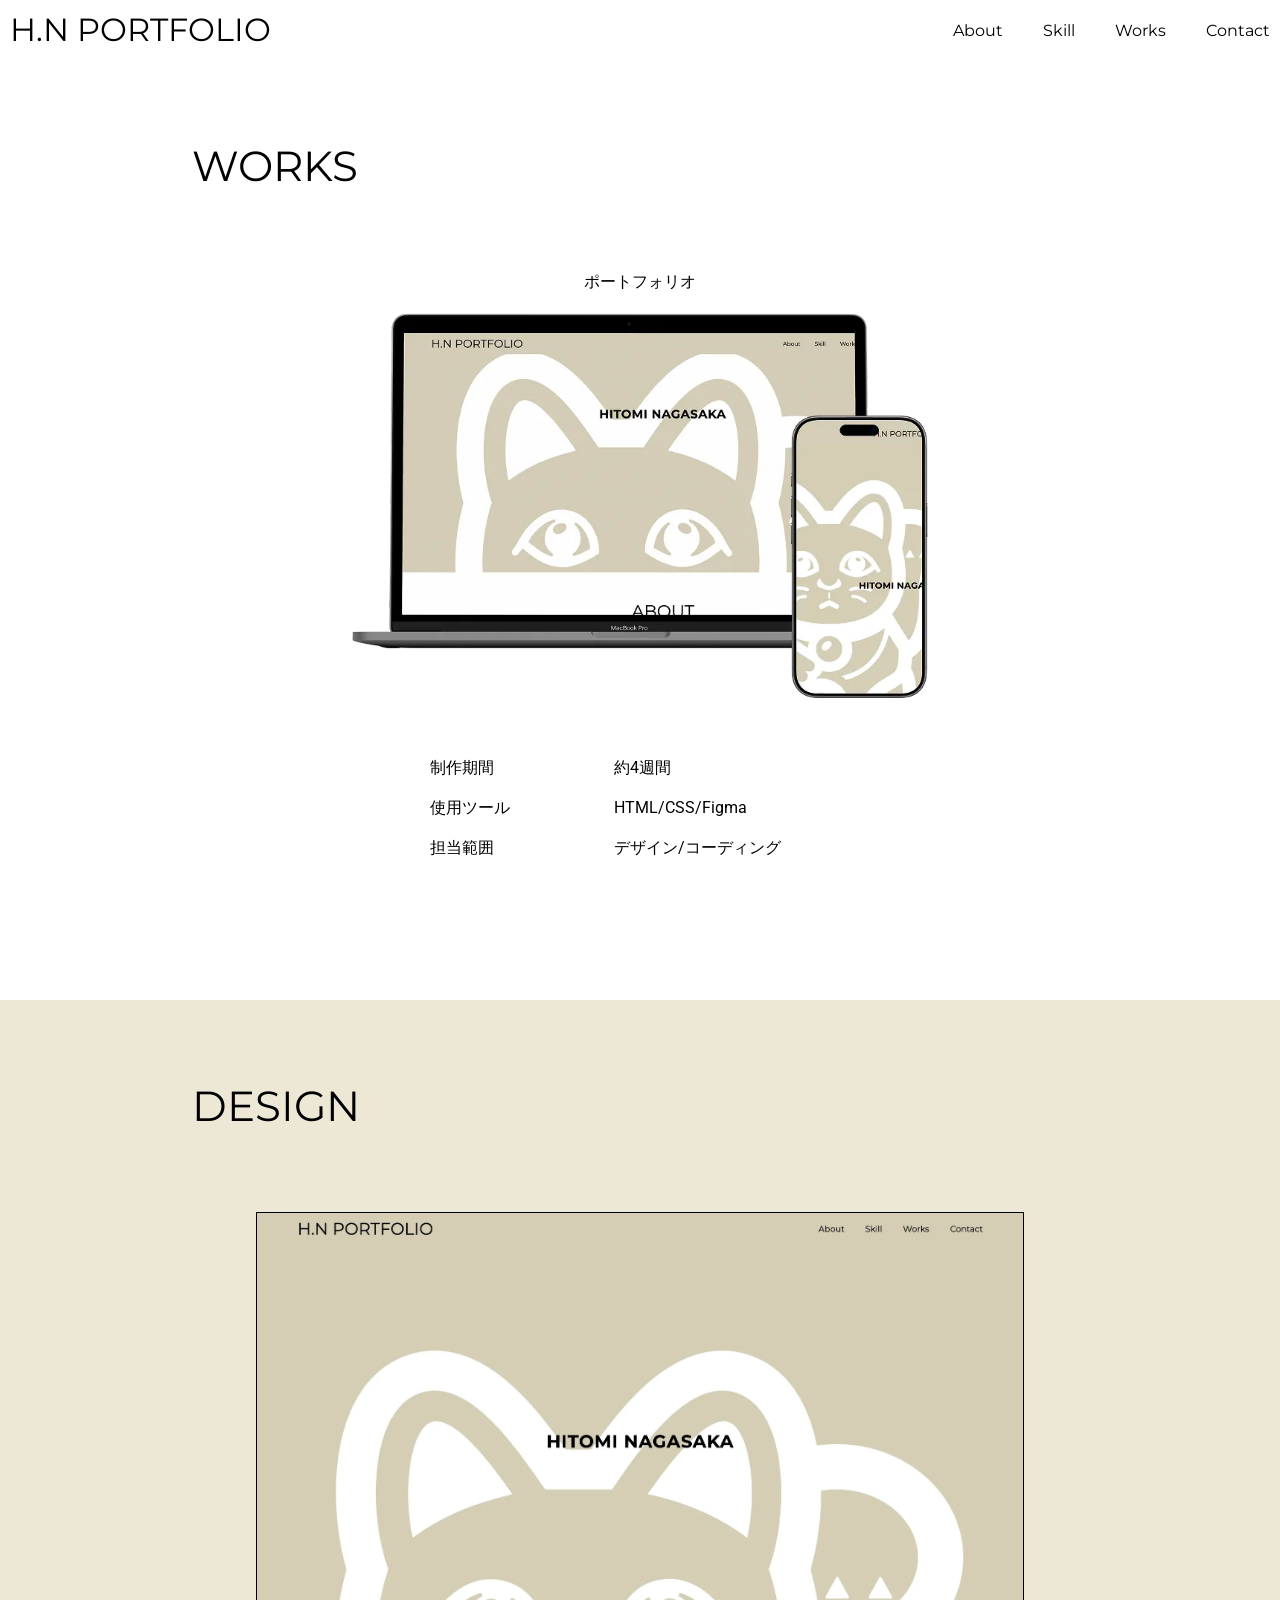
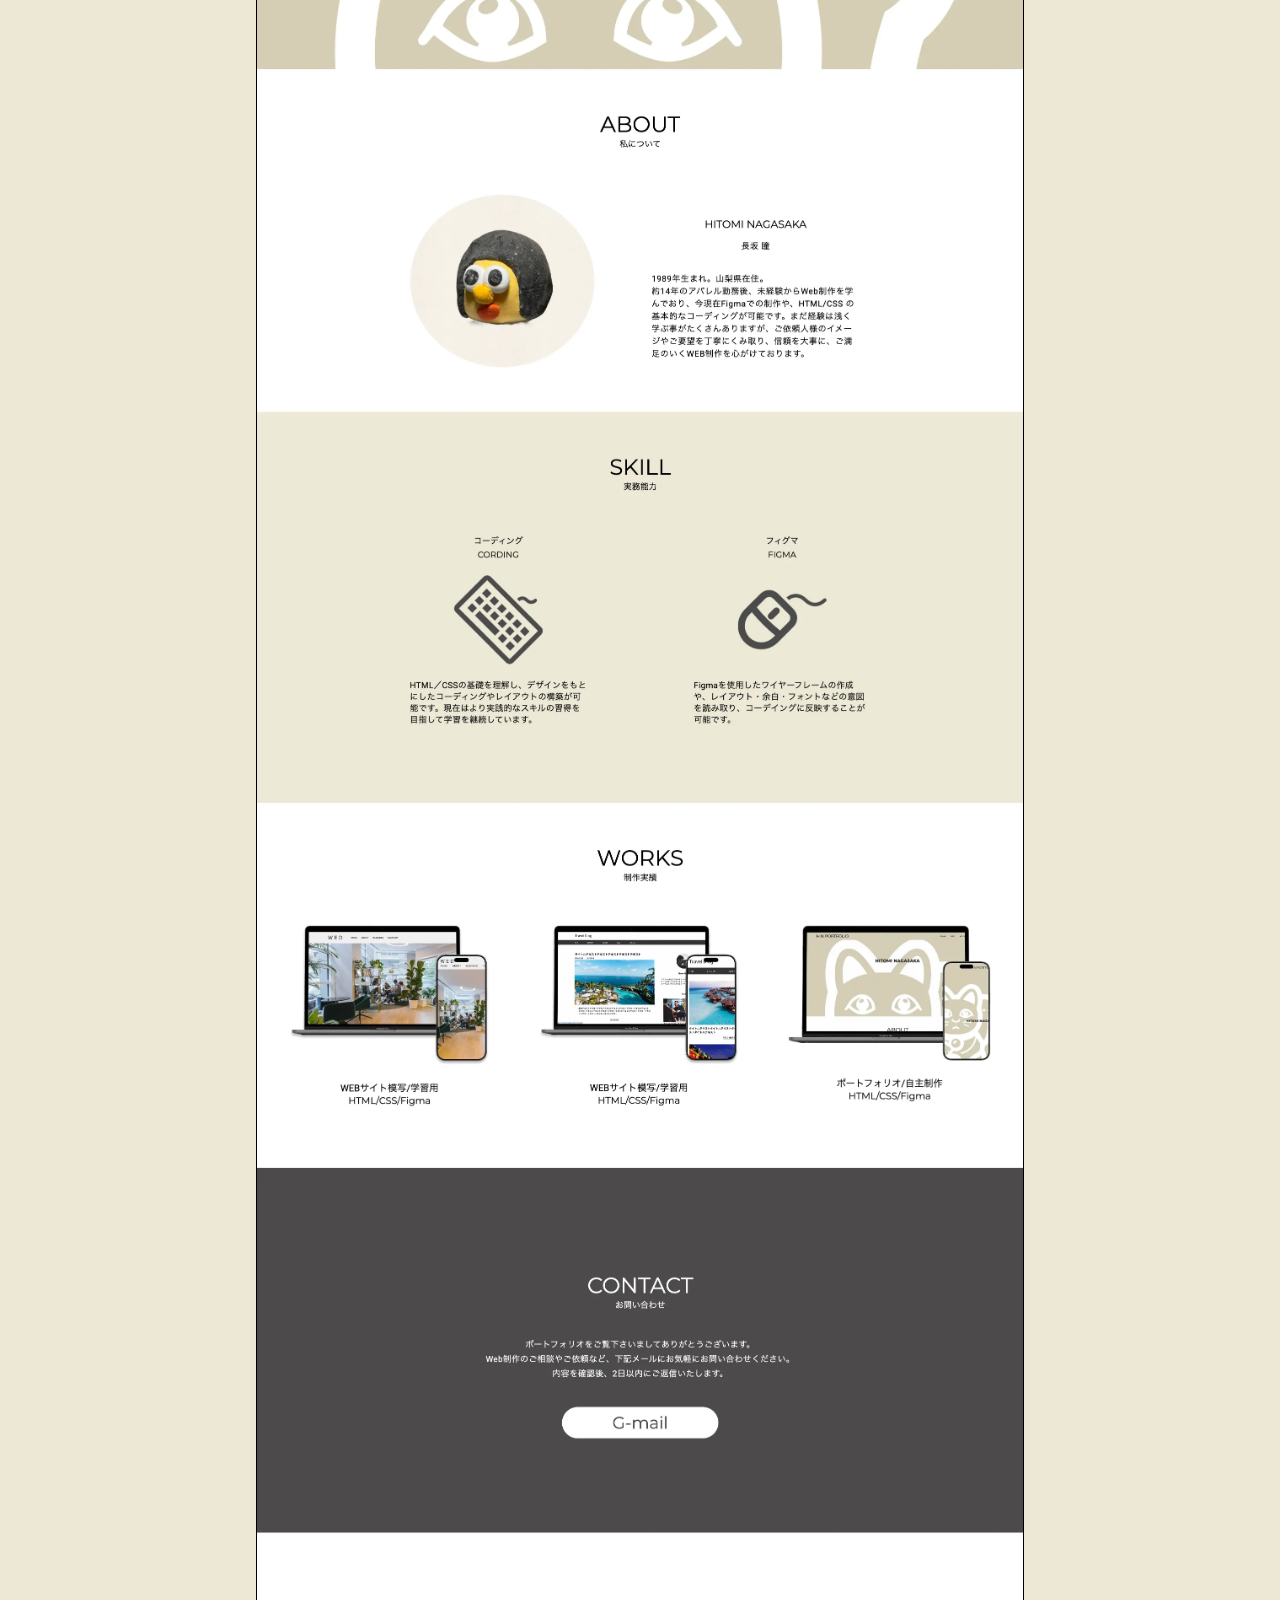
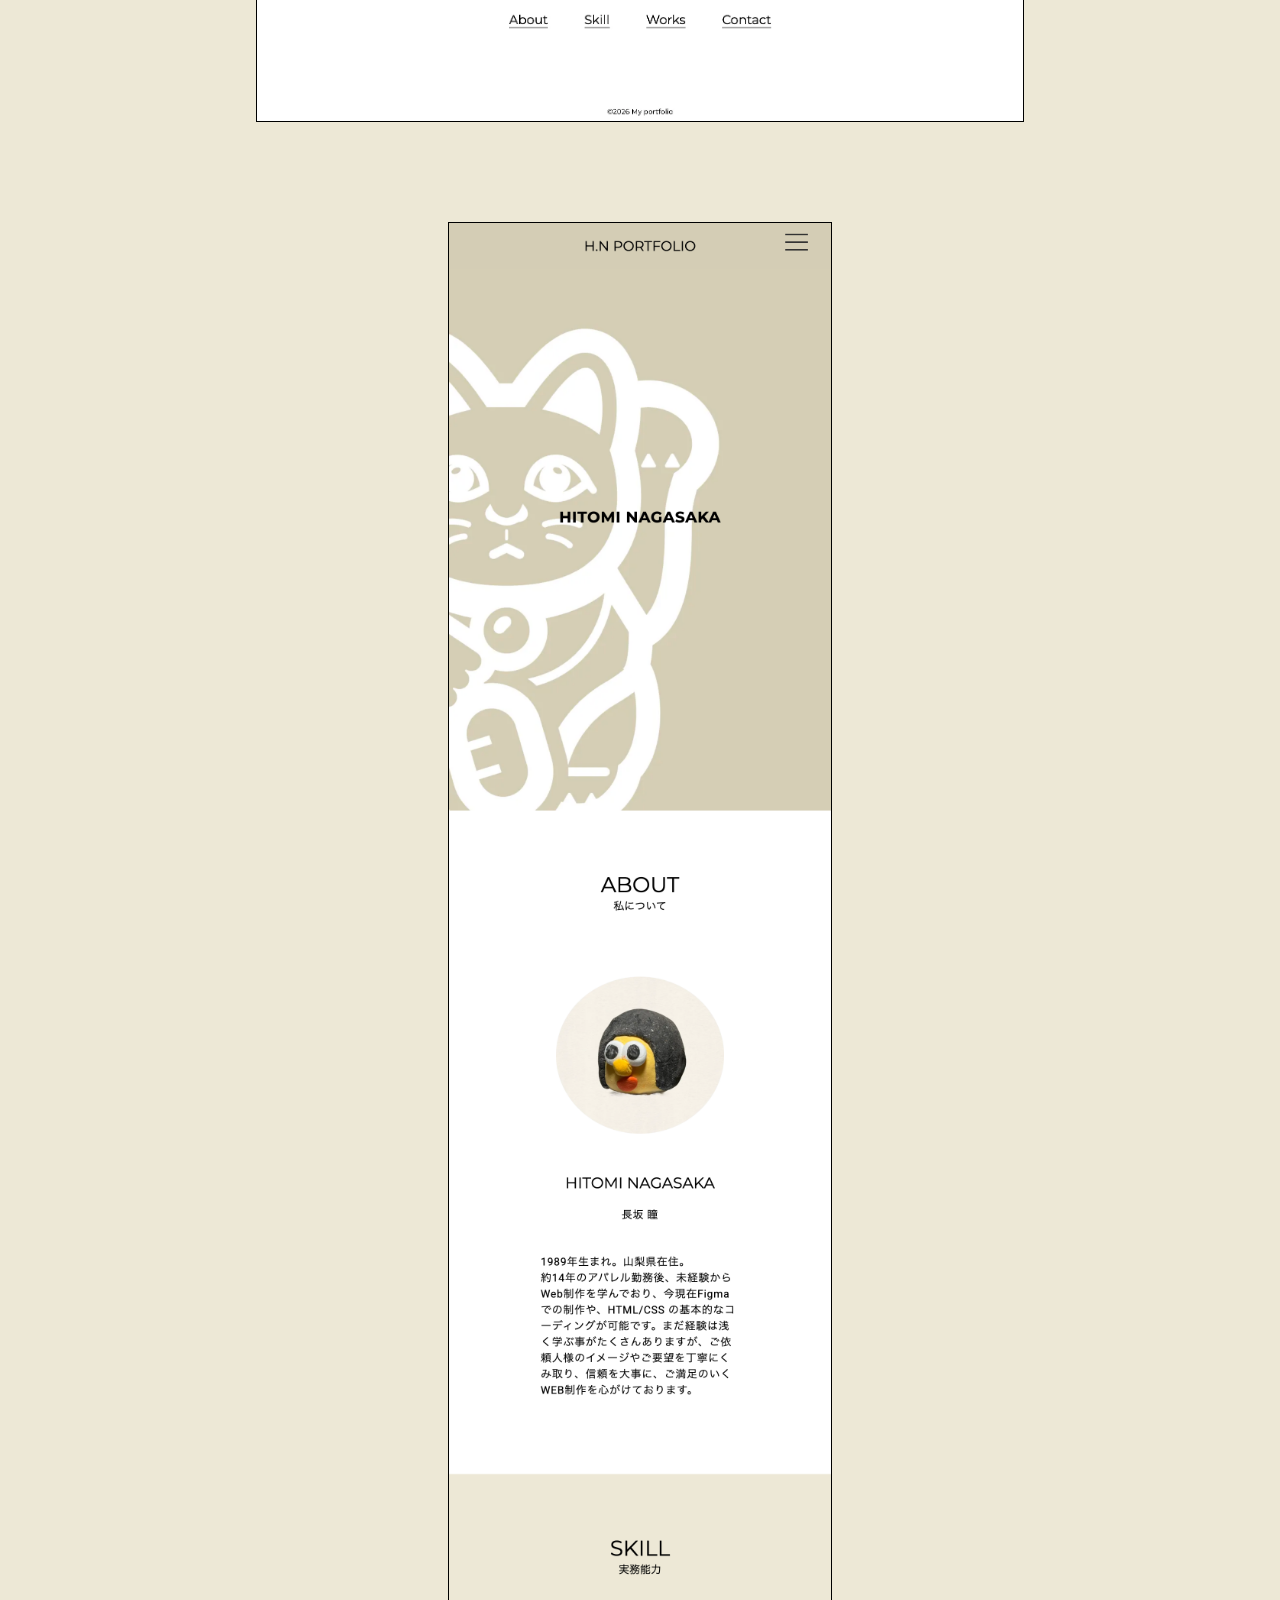
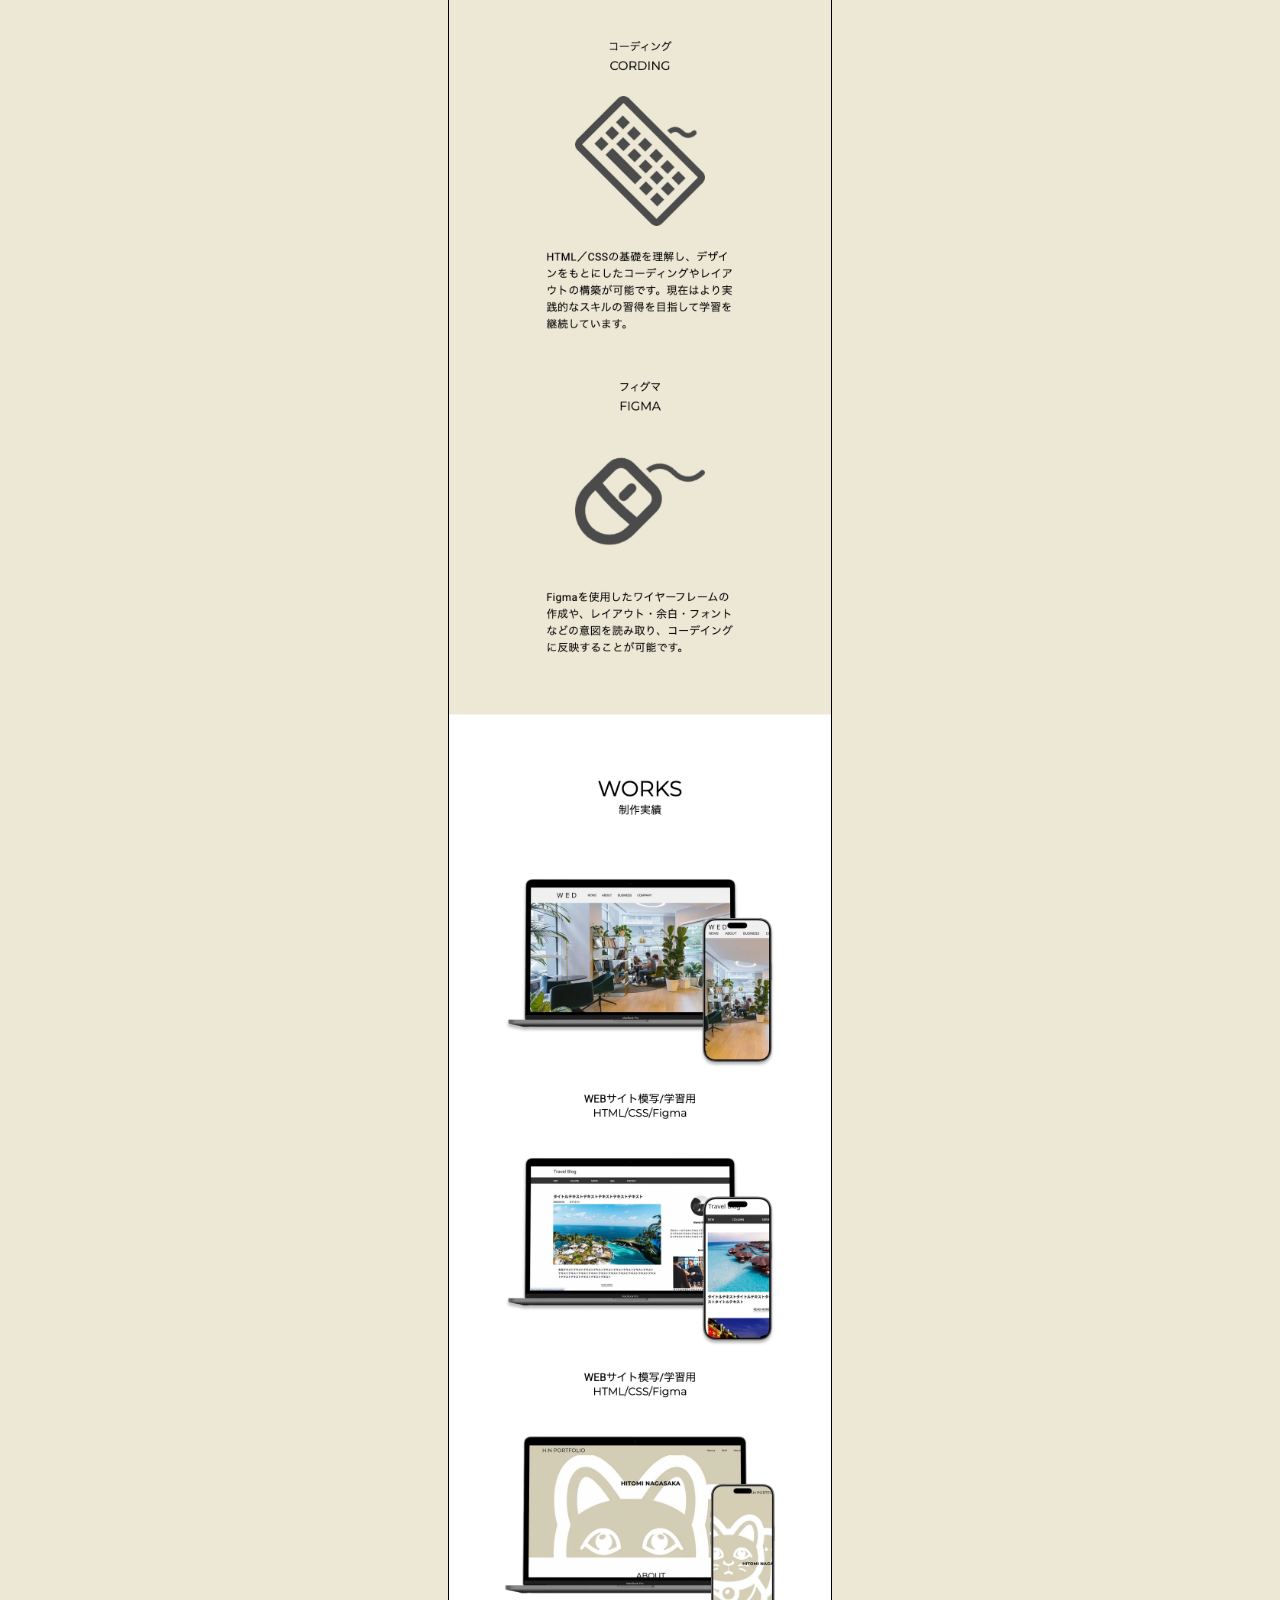
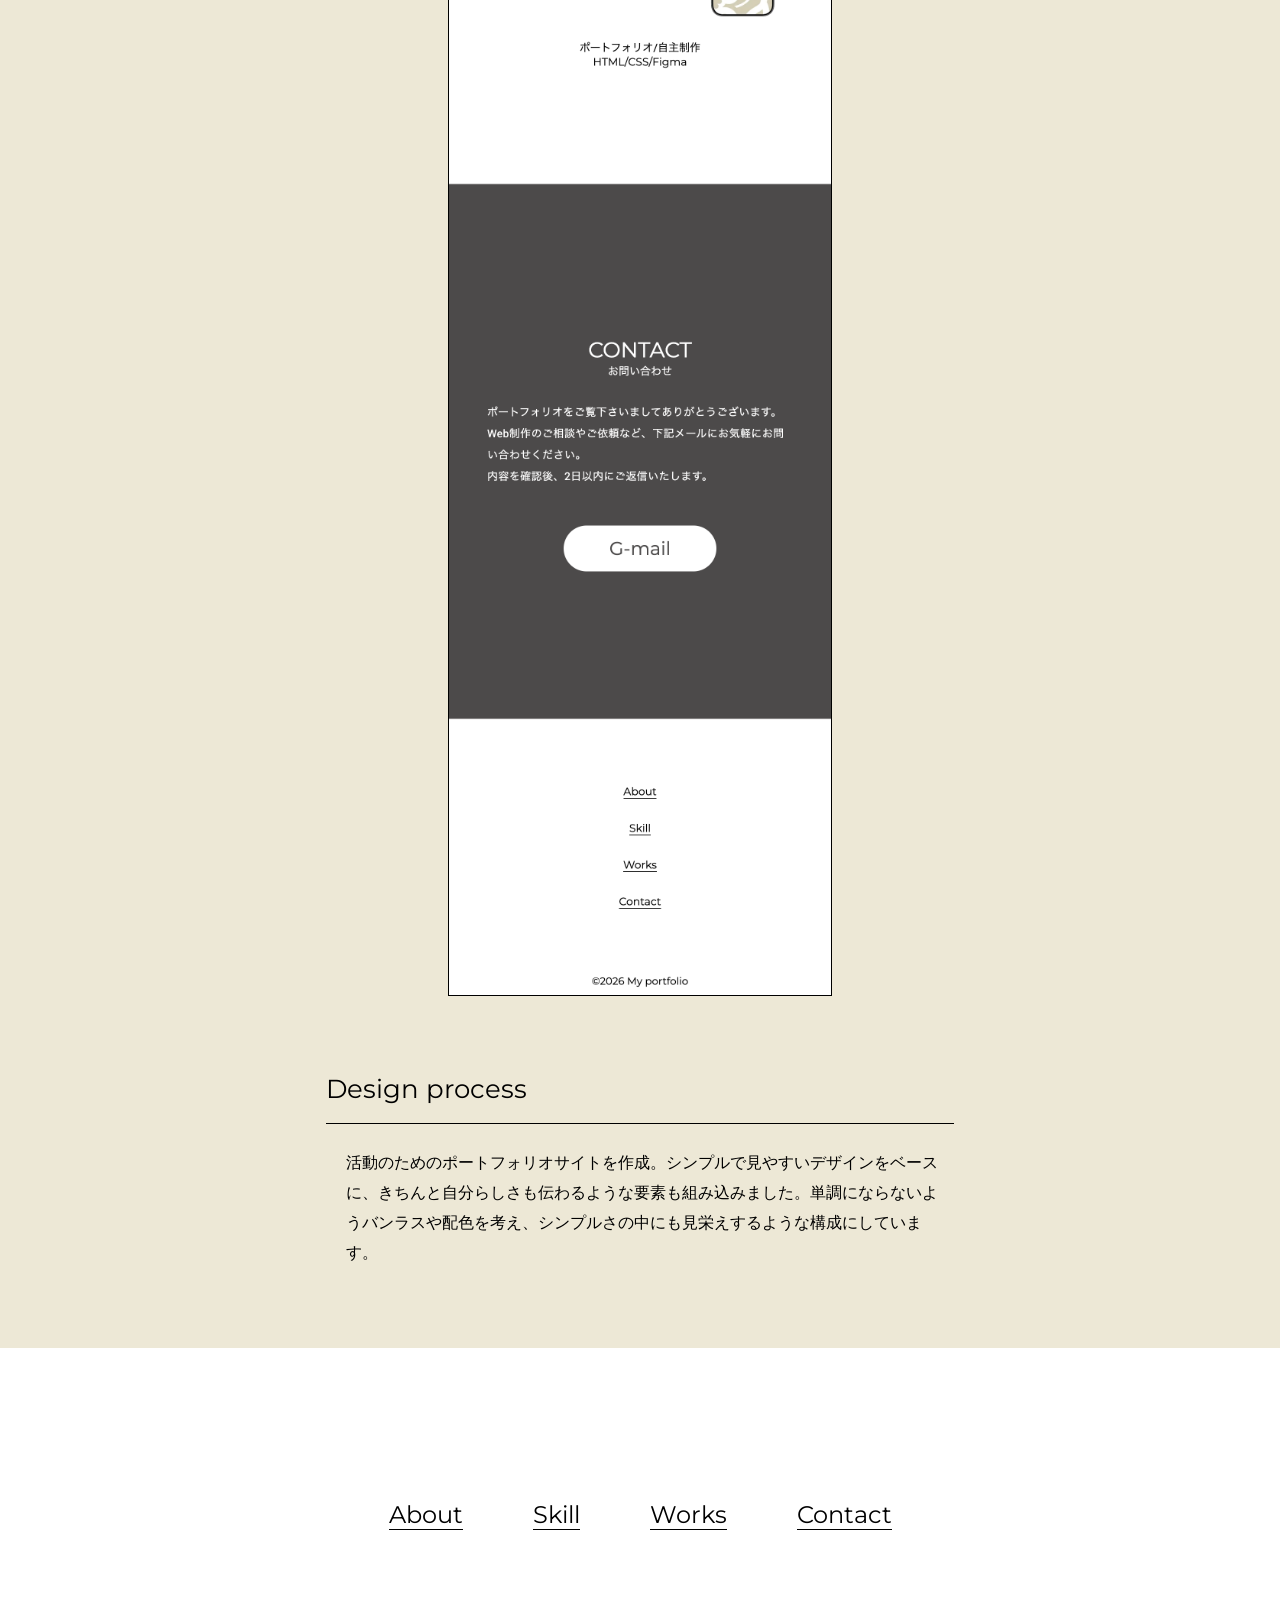
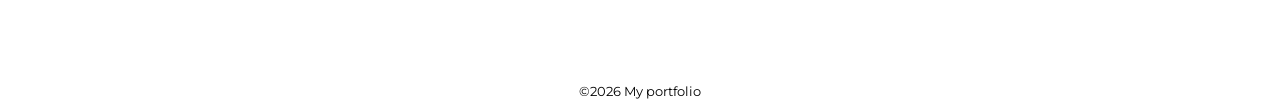
<file: works3.html>
<!DOCTYPE html>
<html lang="ja">
<head>
  <meta charset="UTF-8">
  <meta name="viewport" content="width=device-width, initial-scale=1.0">
  <title>ポートフォリオ</title>

   <link rel="icon" href="img/my icon.webp">
  <!--CSS読み込み-->
  <link rel="stylesheet" href="css/reset.css">
  <link rel="stylesheet" href="css/common.css">
  <link rel="stylesheet" href="css/style.css">

  <!--JS読み込み-->
  <script src="js/main.js" defer></script>

  <!--Google フォント-->
  <link rel="preconnect" href="https://fonts.googleapis.com">
  <link rel="preconnect" href="https://fonts.gstatic.com" crossorigin>
  <link
    href="https://fonts.googleapis.com/css2?family=Montserrat:ital,wght@0,100..900;1,100..900&family=Roboto:ital,wght@0,100..900;1,100..900&display=swap"
    rel="stylesheet">
</head>

<body>
  <header id="header-2">
    <div class="header-inner-2">
      <h1><a href="index.html" target="_blank">H.N PORTFOLIO</a></h1>

      <nav>
        <ul>
          <li><a href="index.html#about">
            About</a></li>
          <li><a href="index.html#skill">Skill</a></li>
          <li><a href="index.html#works">Works</a></li>
          <li><a href="index.html#contact">Contact</a></li>
        </ul>
      </nav>
    </div>
  </header>

  <section id="works-1">
    <div class="works1-title">
      <h2>WORKS</h2>
      <!-- <h3>制作実績</h3> -->
    </div>
    <div class="works1-title2">
      <h3>ポートフォリオ</h3>
      <img src="img/work3.webp" alt="webサイト模写2">
    </div>
    <div class="info">
      <dl class="info-flex">
        <dt>制作期間</dt>
        <dd>約4週間</dd>
          <dt>使用ツール</dt>
          <dd>HTML/CSS/Figma</dd>
          <dt>担当範囲</dt>
          <dd>デザイン/コーディング</dd>
      </dl>
    </div>
  </section>

  <section id="design" class="design2">
    <h2>DESIGN</h2>
    <img class="img1" src="img/web制作ps３.webp" alt="web制作サイト模写パソコン">
    <img class="img2" src="img/web制作sp３３.png" alt="web制作サイト模写スマートフォン">

  <div class="design-pro">
    <h3>Design process</h3>
    <p>活動のためのポートフォリオサイトを作成。シンプルで見やすいデザインをベースに、きちんと自分らしさも伝わるような要素も組み込みました。単調にならないようバンラスや配色を考え、シンプルさの中にも見栄えするような構成にしています。</p>
  </div>
  </section>

  <footer id="footer">
    <div class="footer-inner">
      <p><a href="#about">About</a></p>
      <p><a href="#skill">Skill</a></p>
      <p><a href="#works">Works</a></p>
      <p><a href="#contact">Contact</a></p>
    </div>
    <small class="small">©2026 My portfolio</small>
  </footer>
  </section>
</body>
</html>
</file>
<file: css/common.css>
@charset "utf-8";

/* header */

#header {
  width: 100%;
  height: 60px;
  background-color: #D4CDB5;
  position: fixed;
  z-index: 10;
}

.header-inner {
  max-width: 1335px;
  display: flex;
 justify-content: space-between;
  margin: 0 auto;
  padding: 0 10px;
}

#header h1 {
  line-height: 60px;
  font-weight: normal;
  font-size: 32px;
}

#header .header-list {
  display: flex;
  gap: 40px;
  height: 60px;
  align-items: center;
}

#header .header-list li {
  transition-duration: .4s;
}
#header .header-list li:hover {
  transform: scale(1.1);
}

/* ハンバーガーメニュー */

#navArea nav {
  left: -300px;
  opacity: 0;
  transition: all 0.5s;

  font-size: 18px;
  display: block;
  width: 260px;
  position: fixed;
  background-color: #D4CDB5;
  top: 0;
  bottom: 0;
  z-index: 3;
  
}

#navArea.open nav {
  left: 0;
  opacity: 1;
}

.toggle-btn {
  display: block;
  position: fixed;
  top: 10px;
  right: 30px;
  width: 30px;
  height: 30px;
  z-index: 30;
  cursor: pointer;
  display: none;
}

.toggle-btn span {
  position: absolute;
  display: block;
  left: 0;
  width: 30px;
  height: 2px;
  background-color: #333;
  transition: all 0.5s;
  border-radius: 4px;
}

.toggle-btn span:nth-child(1) {
  top: 4px;
}
.toggle-btn span:nth-child(2) {
  top: 14px;
}
.toggle-btn span:nth-child(3) {
  bottom: 4px;
}

.open .toggle-btn span {
  background-color: #fff;
}

.open .toggle-btn span:nth-child(1) {
  transform: translateY(10px) rotate(-315deg);
}
.open .toggle-btn span:nth-child(2) {
  opacity: 0;
}
.open .toggle-btn span:nth-child(3) {
  transform: translateY(-10px) rotate(315deg);
}

#mask {
  display: none;
  transition: all 0.5s;
}

 .open #mask {
  display: block;
  background-color: #000;
  width: 100%;
  height: 100%;
  top: 0;
  left: 0;
  position: fixed;
  opacity: 0.8;
  cursor: pointer;
}

nav .inner {
  padding: 25px;
  width: 280px;
}
nav .inner ul li {
  border-bottom: 1px solid #fff;
}
nav .inner ul li a {
  display: block;
  color: #fff;
  padding: 16px;
  transition-duration: 0.2s;
}
nav .inner ul li a:hover {
  background-color: #e4e4e4;
}

/* header-2 */

#header-2 {
  width: 100%;
  height: 60px;
  background-color: #fff;
  position: fixed;
  z-index: 10;
}

.header-inner-2 {
  max-width: 1335px;
  display: flex;
 justify-content: space-between;
  margin: 0 auto;
  padding: 0 10px;
}

#header-2 h1 {
  line-height: 60px;
  font-weight: normal;
  font-size: 32px;
}

#header-2 ul {
  display: flex;
  gap: 40px;
  height: 60px;
  align-items: center;
}

#header-2  li {
  transition-duration: .4s;
}
#header-2 li:hover {
  transform: scale(1.1);
}

/* contact */

#contact {
  width: 100%;
  height: 700px;
  background-color: #4C4A4A;
  color: #fff;
}

.contact-inner {
  max-width: 100%;
  text-align: center;
  padding-top: 200px;
}

.contact-inner p {
  margin-top: 50px;
  line-height: 28px;
  letter-spacing: 3%;
}

.mail {
  width: 300px;
  height: 60px;
  font-size: 32px;
  background-color: #fff;
  color: #4C4A4A;
  display: block;
  margin: 0 auto;
  margin-top: 50px;
  line-height: 60px;
  border-radius: 30px;
  overflow: hidden;
  position: relative;
  transition-duration: .4s;
  z-index: 2;
}
.mail::after {
  background: #ff701e;
  border-radius: 50%;
  content: "";
  display: block;
  margin: auto;
  opacity: 0;
  pointer-events: none;
  position: absolute;
  top: 50%;
  left: 0;
  right: 0;
  width: 100%;
  padding-top: 100%;
  height: 0;
  z-index: -1;
  transform: translateY(-50%) scale(0.1);
  transition: opacity .5s, transform 0s;
  transition-delay: 0s, .4s;
}
 
.mail:hover {
  color: #fff;
}
.mail:hover::after {
  opacity: 1;
  transform: translateY(-50%) scale(1.1);
  transition-delay: 0s;
  transition: opacity .8s, transform .6s ease-in-out;
}

/* footer */

#footer {
  width: 100%;
  height: 345px;
}

.footer-inner {
  display: flex;
  margin: 0 auto;
  gap: 70px;
  font-size: 24px;
  max-width: 90%;
  height: 335px;
  align-items: center;
  justify-content: center;
}

.footer-inner a {
  display: inline-block;
  text-align: center;
  position: relative;
  transition-duration: .4s;
}

.footer-inner a::after {
  content: "";
  width: 100%;
  height: 1px;
 background-color: black;
 display: block;
}

.footer-inner a:hover {
  transform: scale(1.1);
}
.small {
  max-width: 90%;
  margin: 0 auto;
  text-align: center;
  display: block;
  padding-bottom: 10px;
}

@media (max-width: 600px) {

  * {
    flex-direction: column;
  }

  h2 {
    font-size: 28px;
  }

  h3 {
    font-size: 14px;
  }

  p {
    font-size: 14px;
  }

  #header,
  #header-2 {
    width: 100%;
  }

  #header h1 {
    max-width: 50%;
    margin: 0 auto;
    font-size: 18px;
  }

  .header-list a {
    display: none;
  }

  #header-2 ul a {
    display: none;
  }
  #header-2 h1 {
    max-width: 50%;
    margin: 0 auto;
    font-size: 18px;
  }
  .toggle-btn {
    display: block;
  }
  .contact-inner p {
    max-width: 80%;
    margin: 0 auto;
    margin-top: 30px;
    text-align: left;
  }

  .mail {
    width: 200px;
    font-size: 24px;
  }

  .footer-inner {
    gap: 30px;
  }
}
</file>
<file: css/style.css>
@charset "utf-8";

/* main */

#main {
  width: 100%;
  position: relative;
}

#main .name {
  font-weight: bold;
  letter-spacing: 3%;
  font-size: 34px;
  max-width: 400px;
  top: 50%;
  left: 50%;
  transform: translate(-50%, -50%);
  position: absolute;
  opacity: 0;
  animation-name: fadeIn;
  animation-duration: 4s;
  animation-timing-function: cubic-bezier(0.33, 1, 0.68, 1);
  animation-fill-mode: forwards;
}

@keyframes fadeIn {
  0% {
    opacity: 0;
  }

  100% {
    opacity: 1;
  }
}

#main img {
  width: 100%;
  height: auto;
}

/* about  */

#about {
  width: 100%;
}

.about-title {
  max-width: 90%;
  margin: 0 auto;
  padding-top: 80px;
  text-align: center;
}

#about img {
  width: 40%;
  object-fit: contain;
}

.about-flex {
  display: flex;
  gap: 90px;
  max-width: 60%;
  margin: 80px auto;

}

.about-flex-right {
  max-width: 470px;
  margin-top: 50px;
}

.about-flex-right h3 {
  font-size: 20px;
}

.about-flex-right p {
  padding: 20px;
  letter-spacing: 5%;
}

.about-name {
  max-width: 80%;
  margin: 0 auto;
  text-align: center;
 

}

.about-name p {
  line-height: 20px;
}

/* skill */
#skill {
  width: 100%;
  height: 750px;
  background-color: #EDE8D6;
}

#skill img {
  width: 170px;
  margin: 30px auto;
}

.skill-title {
  max-width: 100%;
  padding-top: 80px;
  text-align: center;
}

.skill-flex {
  display: flex;
  gap: 60px;
  max-width: 70%;
  margin: 0 auto;
  margin-top: 80px;
}

.skill-flex h3 {
  margin-bottom: 5px;
}

.skill-flex p {
  max-width: 70%;
  margin: 0 auto;
  line-height: 22px;
  letter-spacing: 3%;
}

.skill-flex-left,
.skill-flex-right {
  flex: 1;
}

.skill-inner-title {
  text-align: center;
}

/* works */
#works {
  width: 100%;
  height: 700px;
  background-color: #fff;
}

.works-title {
  max-width: 100%;
  padding-top: 80px;
  text-align: center;
}

#works img {
  max-width: 80%;
  margin: 0 auto;
  margin-bottom: 30px;
}

.works-flex {
  display: flex;
  max-width: 98%;
  margin: 80px auto;

}

.works-inner {
  display: block;
  max-width: 90%;
  margin: 0 auto;
}

.works-text {
  font-size: 18px;
  text-align: center;
}

/* works-1 */

#works-1 {
  padding-top: 60px;
  width: 100%;
  height: 1000px;
}

.works1-title {
  max-width: 70%;
  margin: 0 auto;
  padding-top: 80px;
}

.works1-title h3 {
  padding-left: 50px;
}

#works-1 img {
  width: 50%;
  margin: 0 auto;

}

.works1-title2 {
  max-width: 90%;
  margin: 0 auto;
  margin-top: 80px;
}

.works1-title2 h3 {
  text-align: center;
  margin-bottom: 20px;
}

.info {
  width: 100%;
  margin-top: 50px;

}

.info-flex {
  display: flex;
  width: 500px;
  flex-wrap: wrap;
  margin: 0 auto;
  padding-left: 40px;
}

.info-flex dl {
  border-bottom: black solid 1px;
}

.info-flex dt {
  width: 20%;
  line-height: 40px;
}

.info-flex dd {
  width: 50%;
  margin-left: 20%;
  line-height: 40px;
}


/* design */

#design {
  width: 100%;
  height: 80%;
  background-color: #EDE8D6;
}

#design.design2 {
  height: 80%;
}

#design h3 {
  font-size: 26px;
  max-width: 70%;
  margin: 0 auto;
}

#design h2 {
  max-width: 70%;
  margin: 0 auto;
  padding-top: 80px;
}

#design .img1 {
  width: 60%;
  margin: 0 auto;
  margin-top: 80px;
  border: black 1px solid;
}

#design .img2 {
  width: 30%;
  margin: 0 auto;
  margin-top: 100px;
  border: black 1px solid;
}

.design-pro {
  max-width: 70%;
  margin: 0 auto;
  margin-top: 80px;
}

.design-pro p {
  width: 70%;
  margin: 0 auto;
  margin-top: 20px;
  line-height: 30px;
  letter-spacing: 2%;
  padding-left: 20px;
  padding-bottom: 80px;
}

.design-pro h3::after {
  content: "";
  width: 100%;
  height: 1px;
  background-color: black;
  display: inline-block;
}

.design-pro h3 {
  line-height: 26px;
}

@media (max-width: 750px) {
  #main .name {
    font-size: 24px;
  }
  .about-flex {
    flex-direction: column;
    gap: 0;
  }
  #about img {
    width: 220px;
    height: 210px;
    margin: 0 auto;
  }
}

@media (max-width: 600px) {

  * {
    flex-direction: column;
  }

  h2 {
    font-size: 28px;
  }

  #about img {
    width: 220px;
    height: 210px;
    margin: 0 auto;
  }

  .about-flex {
    gap: 0;
  }

  h3 {
    font-size: 14px;
  }

  p {
    font-size: 14px;
  }

  #main .name {
    font-size: 18px;
  }

  #skill {
    height: 1100px;
  }

  #works {
    height: 1400px;
  }

  .works-inner {
    margin-top: 50px;
  }

  .works-inner:first-child {
    margin-top: 0;
  }

  #works-1 {
    width: 100%;
    height: 900px;
  }
  #works-1 h2 {
    text-align: center;
  }
.works1-title2 {
  width: 100%;
 
}
 #works-1 img {
  width: 70%;
 
 }
 .info-flex {
  font-size: 14px;
  max-width: 400px;
  margin: 0 auto;
padding-left: 20%;
 }
 .works1-title2 h3 {
 width: 90%;
 margin: 0 auto;
 margin-bottom: 10px;
 }
.info-flex dd {
  width: 100%;
  margin-left: 0;
  padding-left: 30px;
}
.info-flex dt {
  font-size: 16px;
  width: 100%;
  
}
#design h3 {
  font-size: 20px;
}

}
</file>
